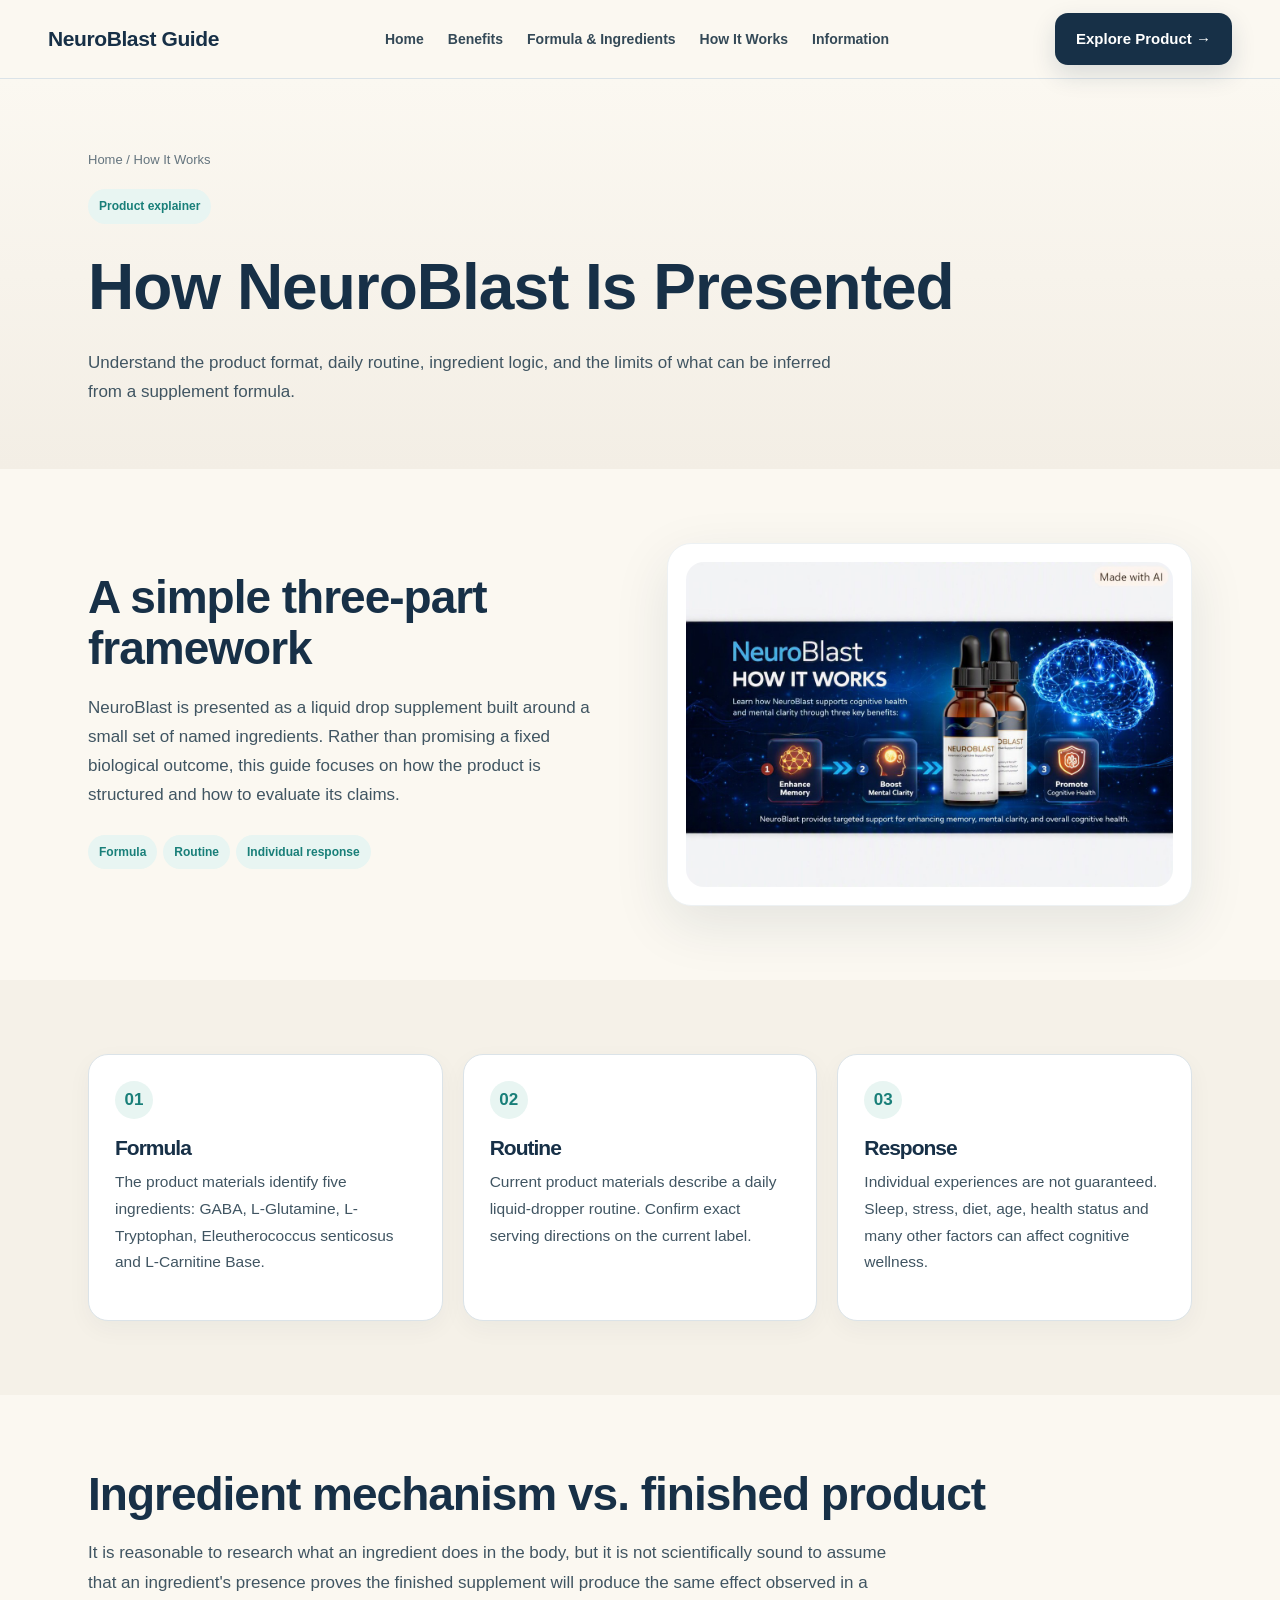
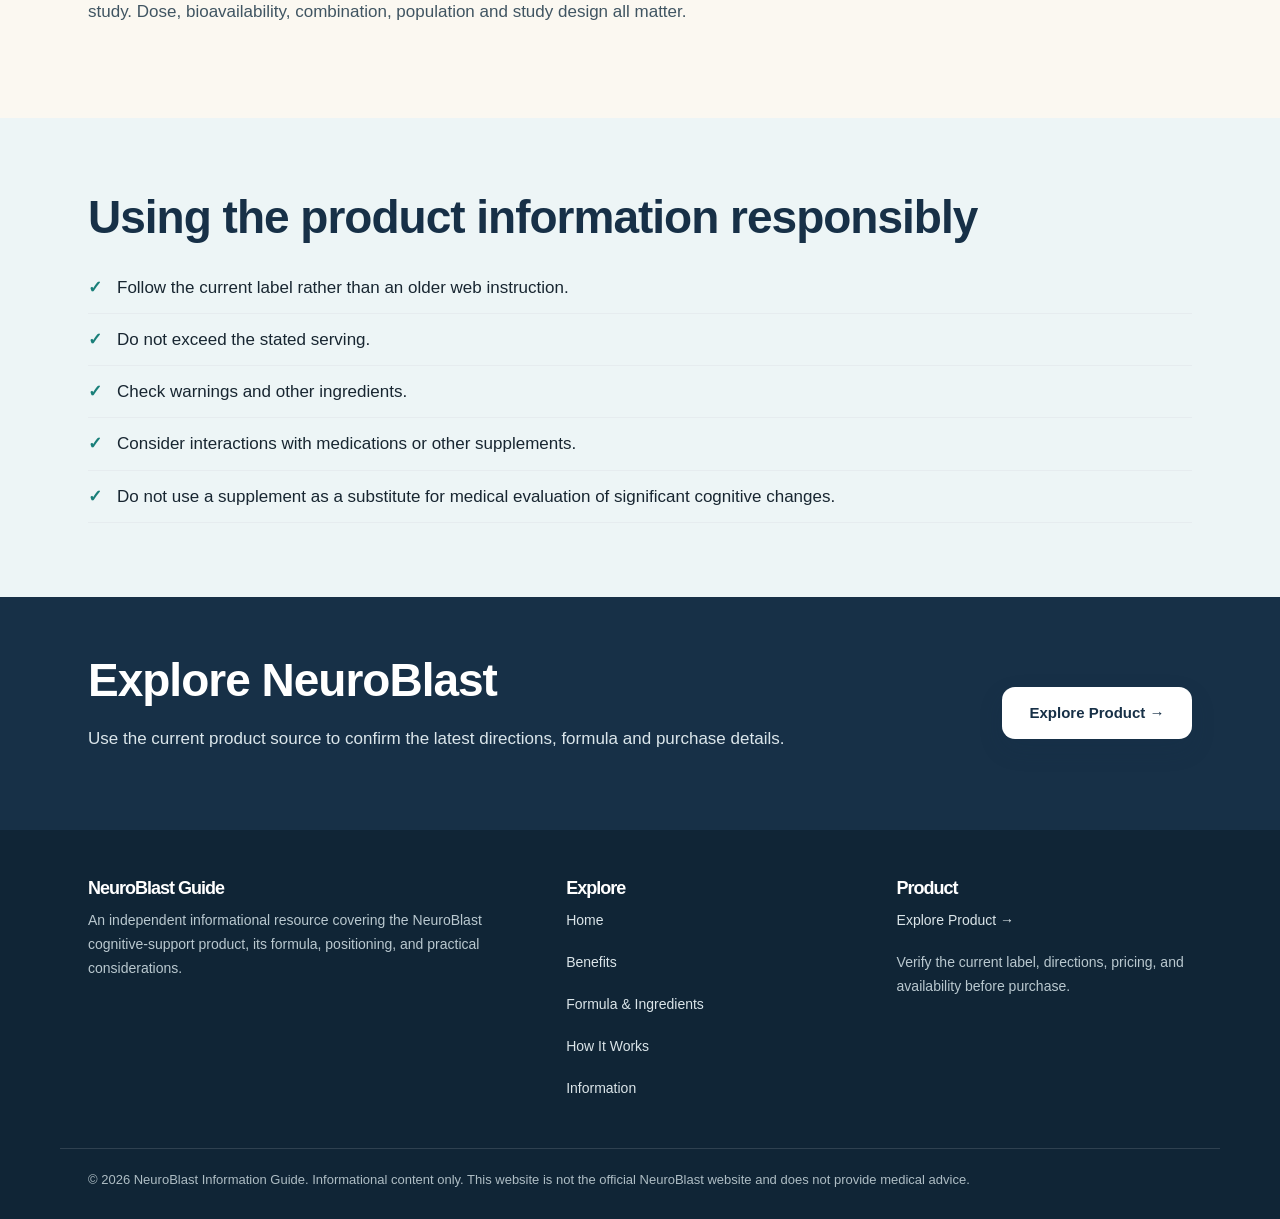
<file: how-it-works.html>
<!doctype html><html lang="en"><head><meta charset="utf-8"><meta name="viewport" content="width=device-width,initial-scale=1"><title>How NeuroBlast Is Presented</title><meta name="description" content="How NeuroBlast Is Presented. Learn about the product format, ingredients, benefits, uses, and practical considerations."><link rel="stylesheet" href="style.css"></head><body><header class="site-header"><nav class="nav">
<a class="brand" href="index.html">NeuroBlast Guide</a>
<div class="nav-links" id="navLinks">
<a href="index.html">Home</a><a href="benefits.html">Benefits</a><a href="formula.html">Formula & Ingredients</a><a href="how-it-works.html">How It Works</a><a href="reviews.html">Information</a>
</div>
<a class="cta" href="https://taptobuynow.com/neuroblast/">Explore Product →</a>
<button class="menu-btn" id="menuBtn" aria-label="Open navigation">Menu</button>
</nav></header><main>
<section class="page-hero"><div class="container"><div class="breadcrumbs">Home / How It Works</div><span class="pill">Product explainer</span><h1>How NeuroBlast Is Presented</h1><p>Understand the product format, daily routine, ingredient logic, and the limits of what can be inferred from a supplement formula.</p></div></section>
<section class="section"><div class="container"><div class="split"><div><h2>A simple three-part framework</h2><p>NeuroBlast is presented as a liquid drop supplement built around a small set of named ingredients. Rather than promising a fixed biological outcome, this guide focuses on how the product is structured and how to evaluate its claims.</p><div style="margin-top:25px"><span class="pill">Formula</span><span class="pill">Routine</span><span class="pill">Individual response</span></div></div><div class="visual"><img src="[data-uri]" alt="Illustration showing NeuroBlast formula, routine and individual response"></div></div></div></section>
<section class="section alt"><div class="container"><div class="grid-3"><div class="card"><span class="number">01</span><h3>Formula</h3><p>The product materials identify five ingredients: GABA, L-Glutamine, L-Tryptophan, Eleutherococcus senticosus and L-Carnitine Base.</p></div><div class="card"><span class="number">02</span><h3>Routine</h3><p>Current product materials describe a daily liquid-dropper routine. Confirm exact serving directions on the current label.</p></div><div class="card"><span class="number">03</span><h3>Response</h3><p>Individual experiences are not guaranteed. Sleep, stress, diet, age, health status and many other factors can affect cognitive wellness.</p></div></div></div></section>
<section class="section"><div class="container"><h2>Ingredient mechanism vs. finished product</h2><p class="intro">It is reasonable to research what an ingredient does in the body, but it is not scientifically sound to assume that an ingredient's presence proves the finished supplement will produce the same effect observed in a study. Dose, bioavailability, combination, population and study design all matter.</p></div></section>
<section class="section blue"><div class="container"><h2>Using the product information responsibly</h2><ul class="list"><li>Follow the current label rather than an older web instruction.</li><li>Do not exceed the stated serving.</li><li>Check warnings and other ingredients.</li><li>Consider interactions with medications or other supplements.</li><li>Do not use a supplement as a substitute for medical evaluation of significant cognitive changes.</li></ul></div></section>
<section class="cta-section"><div class="container cta-row"><div><h2>Explore NeuroBlast</h2><p>Use the current product source to confirm the latest directions, formula and purchase details.</p></div><a class="cta" href="https://taptobuynow.com/neuroblast/">Explore Product →</a></div></section>
</main><footer class="footer"><div class="container footer-grid"><div><h3>NeuroBlast Guide</h3><p>An independent informational resource covering the NeuroBlast cognitive-support product, its formula, positioning, and practical considerations.</p></div><div><h3>Explore</h3><p><a href="index.html">Home</a></p><p><a href="benefits.html">Benefits</a></p><p><a href="formula.html">Formula & Ingredients</a></p><p><a href="how-it-works.html">How It Works</a></p><p><a href="reviews.html">Information</a></p></div><div><h3>Product</h3><p><a href="https://taptobuynow.com/neuroblast/">Explore Product →</a></p><p>Verify the current label, directions, pricing, and availability before purchase.</p></div></div><div class="container copyright">© 2026 NeuroBlast Information Guide. Informational content only. This website is not the official NeuroBlast website and does not provide medical advice.</div></footer><script>const b=document.getElementById("menuBtn"),n=document.getElementById("navLinks");b?.addEventListener("click",()=>n.classList.toggle("open"));n?.querySelectorAll("a").forEach(a=>a.addEventListener("click",()=>n.classList.remove("open")));</script></body></html>
</file>
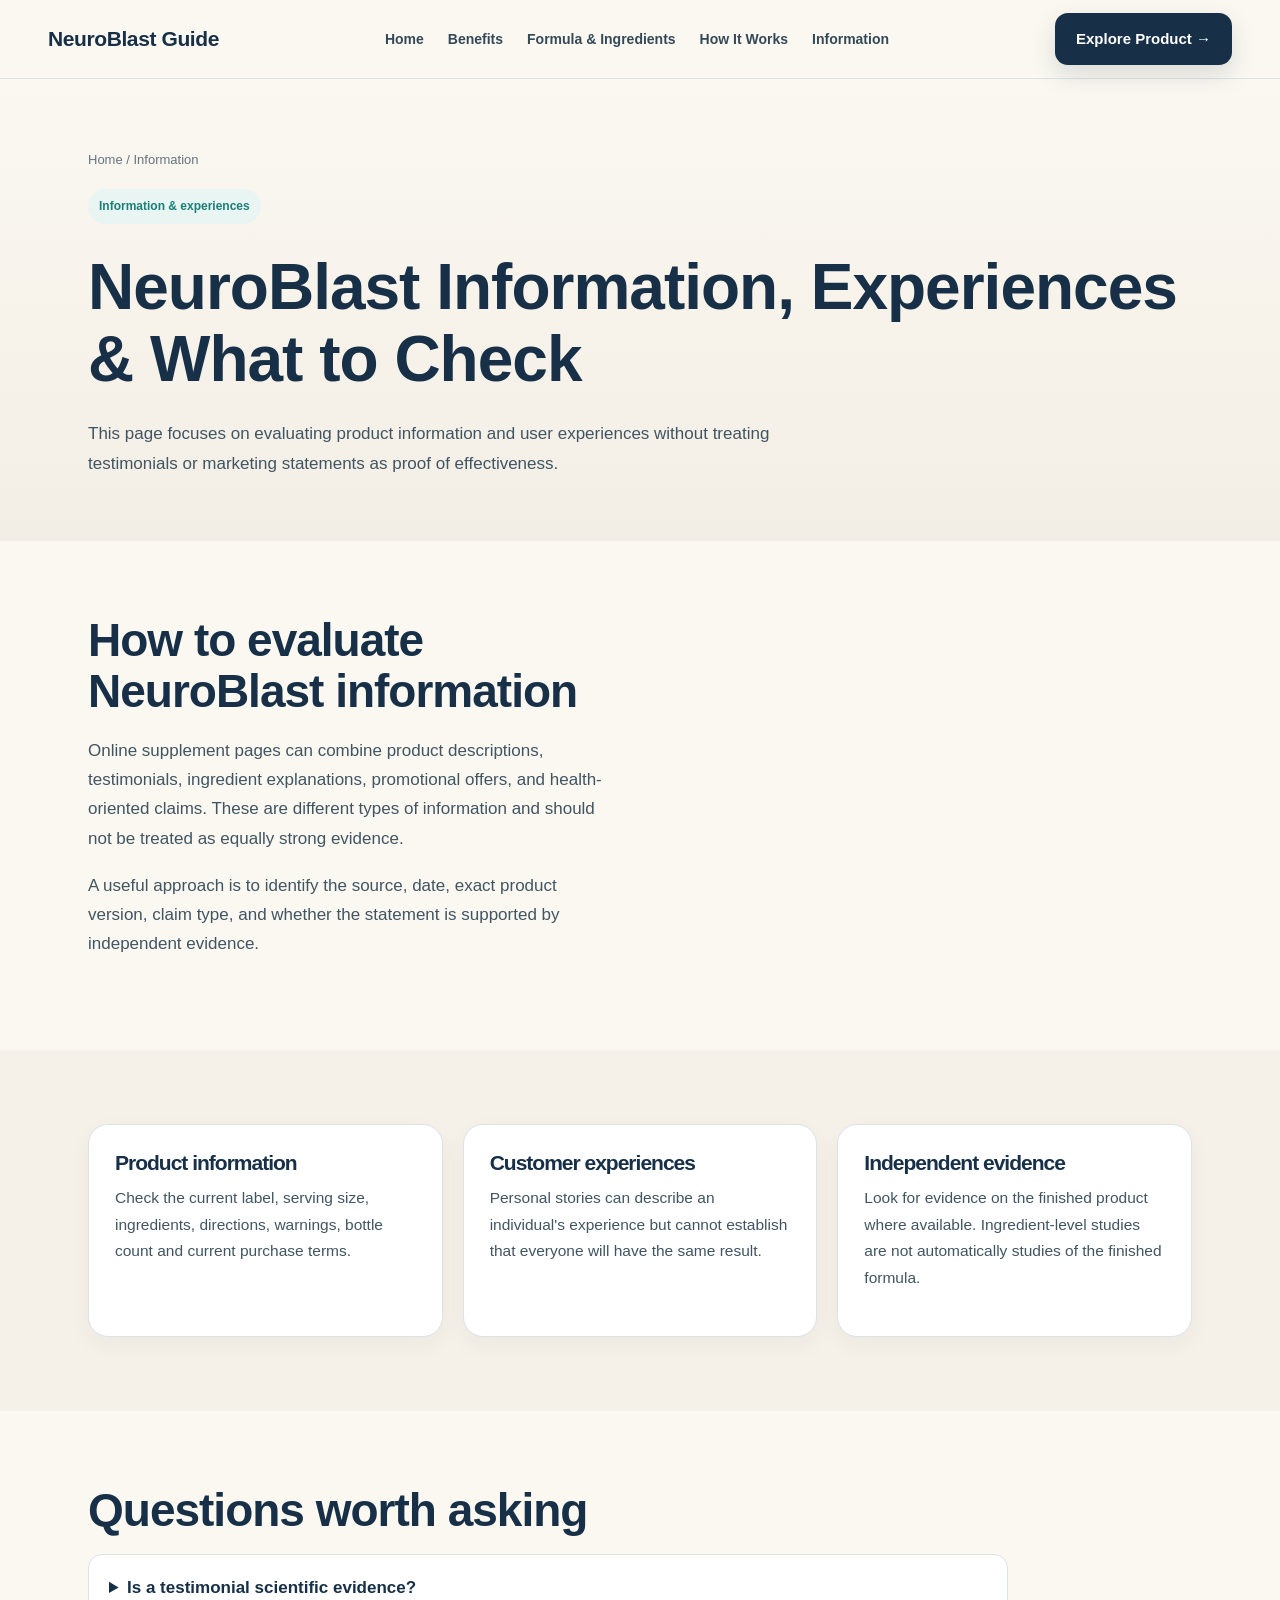
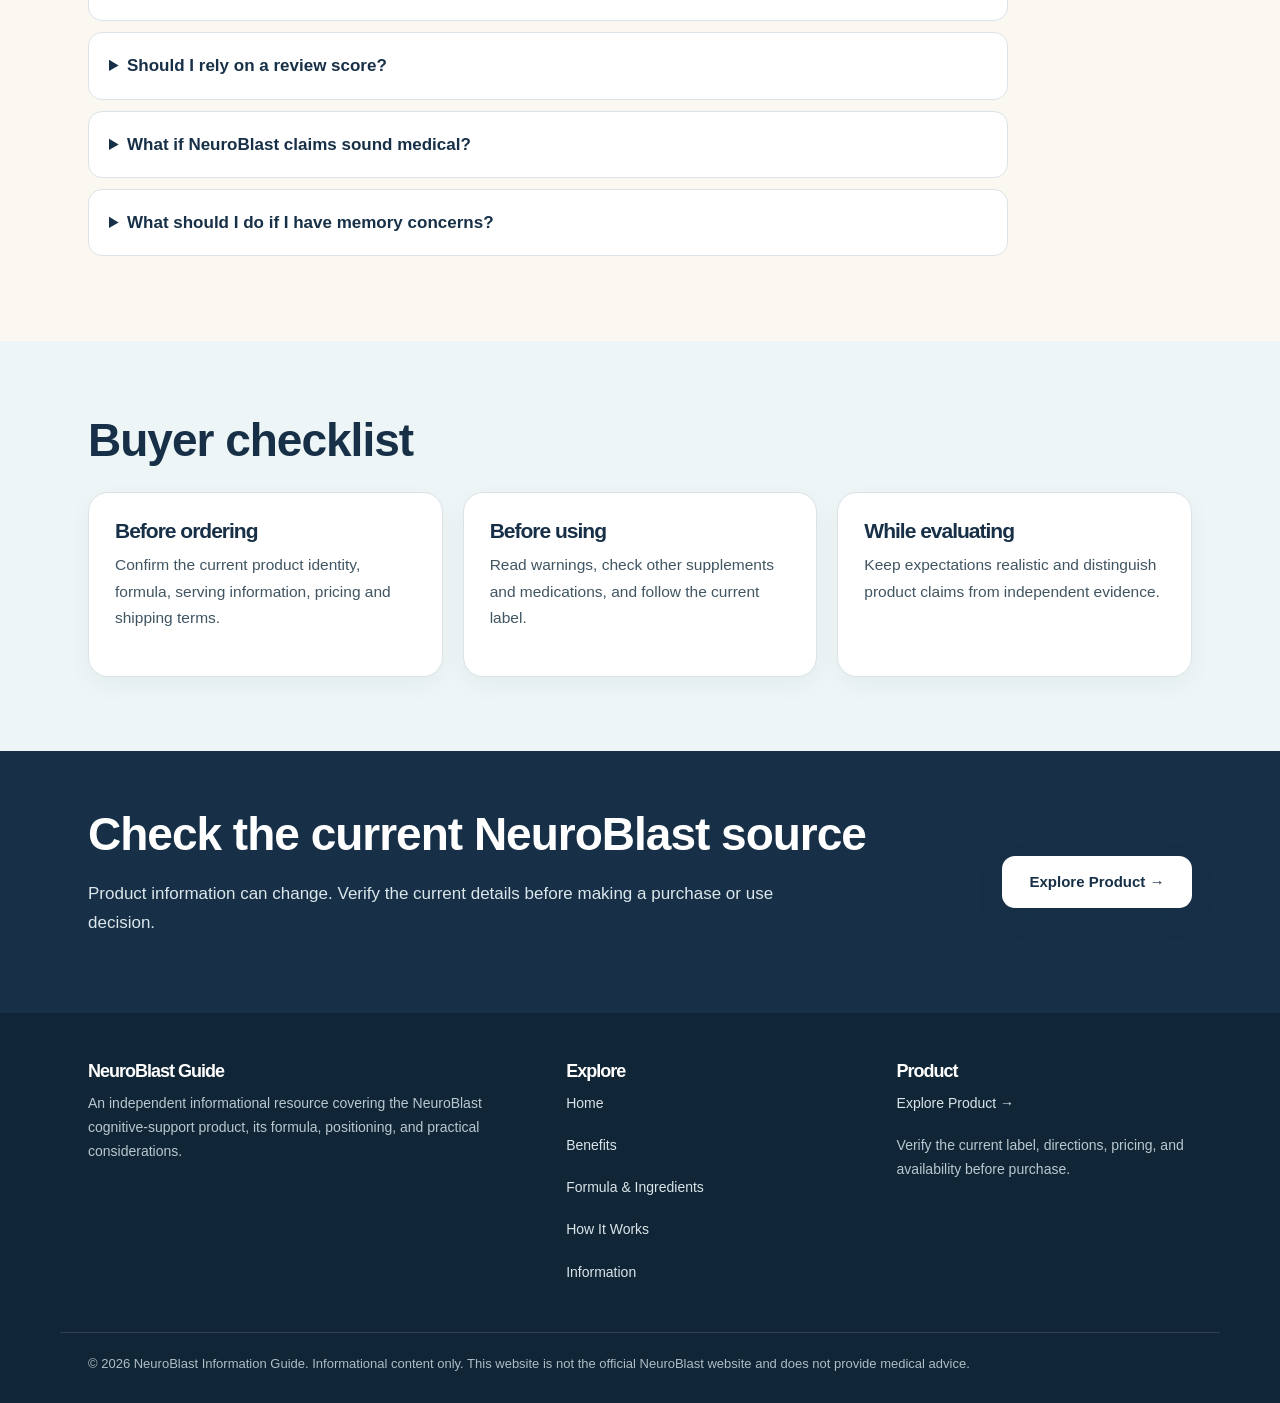
<file: reviews.html>
<!doctype html><html lang="en"><head><meta charset="utf-8"><meta name="viewport" content="width=device-width,initial-scale=1"><title>NeuroBlast Information, Experiences & What to Check</title><meta name="description" content="NeuroBlast Information, Experiences & What to Check. Learn about the product format, ingredients, benefits, uses, and practical considerations."><link rel="stylesheet" href="style.css"></head><body><header class="site-header"><nav class="nav">
<a class="brand" href="index.html">NeuroBlast Guide</a>
<div class="nav-links" id="navLinks">
<a href="index.html">Home</a><a href="benefits.html">Benefits</a><a href="formula.html">Formula & Ingredients</a><a href="how-it-works.html">How It Works</a><a href="reviews.html">Information</a>
</div>
<a class="cta" href="https://taptobuynow.com/neuroblast/">Explore Product →</a>
<button class="menu-btn" id="menuBtn" aria-label="Open navigation">Menu</button>
</nav></header><main>
<section class="page-hero"><div class="container"><div class="breadcrumbs">Home / Information</div><span class="pill">Information & experiences</span><h1>NeuroBlast Information, Experiences & What to Check</h1><p>This page focuses on evaluating product information and user experiences without treating testimonials or marketing statements as proof of effectiveness.</p></div></section>
<section class="section"><div class="container"><div class="split"><div><h2>How to evaluate NeuroBlast information</h2><p>Online supplement pages can combine product descriptions, testimonials, ingredient explanations, promotional offers, and health-oriented claims. These are different types of information and should not be treated as equally strong evidence.</p><p>A useful approach is to identify the source, date, exact product version, claim type, and whether the statement is supported by independent evidence.</p></div></div></div></section>
<section class="section alt"><div class="container"><div class="grid-3"><div class="card"><h3>Product information</h3><p>Check the current label, serving size, ingredients, directions, warnings, bottle count and current purchase terms.</p></div><div class="card"><h3>Customer experiences</h3><p>Personal stories can describe an individual's experience but cannot establish that everyone will have the same result.</p></div><div class="card"><h3>Independent evidence</h3><p>Look for evidence on the finished product where available. Ingredient-level studies are not automatically studies of the finished formula.</p></div></div></div></section>
<section class="section"><div class="container"><h2>Questions worth asking</h2><div class="faq"><details><summary>Is a testimonial scientific evidence?</summary><p>No. A testimonial is a personal account and may be useful context, but it does not control for placebo effects, other lifestyle changes, or alternative explanations.</p></details><details><summary>Should I rely on a review score?</summary><p>A score can summarize opinions, but it does not establish efficacy or safety. Consider the source, number of reviews, dates, product version and whether the reviews are independently verified.</p></details><details><summary>What if NeuroBlast claims sound medical?</summary><p>Look for the underlying evidence and remember that a dietary supplement should not be presented as a substitute for diagnosis or treatment of a medical condition.</p></details><details><summary>What should I do if I have memory concerns?</summary><p>Persistent or worsening memory changes deserve appropriate medical evaluation. A supplement website is not a substitute for that evaluation.</p></details></div></div></section>
<section class="section blue"><div class="container"><h2>Buyer checklist</h2><div class="grid-3" style="margin-top:25px"><div class="card"><h3>Before ordering</h3><p>Confirm the current product identity, formula, serving information, pricing and shipping terms.</p></div><div class="card"><h3>Before using</h3><p>Read warnings, check other supplements and medications, and follow the current label.</p></div><div class="card"><h3>While evaluating</h3><p>Keep expectations realistic and distinguish product claims from independent evidence.</p></div></div></div></section>
<section class="cta-section"><div class="container cta-row"><div><h2>Check the current NeuroBlast source</h2><p>Product information can change. Verify the current details before making a purchase or use decision.</p></div><a class="cta" href="https://taptobuynow.com/neuroblast/">Explore Product →</a></div></section>
</main><footer class="footer"><div class="container footer-grid"><div><h3>NeuroBlast Guide</h3><p>An independent informational resource covering the NeuroBlast cognitive-support product, its formula, positioning, and practical considerations.</p></div><div><h3>Explore</h3><p><a href="index.html">Home</a></p><p><a href="benefits.html">Benefits</a></p><p><a href="formula.html">Formula & Ingredients</a></p><p><a href="how-it-works.html">How It Works</a></p><p><a href="reviews.html">Information</a></p></div><div><h3>Product</h3><p><a href="https://taptobuynow.com/neuroblast/">Explore Product →</a></p><p>Verify the current label, directions, pricing, and availability before purchase.</p></div></div><div class="container copyright">© 2026 NeuroBlast Information Guide. Informational content only. This website is not the official NeuroBlast website and does not provide medical advice.</div></footer><script>const b=document.getElementById("menuBtn"),n=document.getElementById("navLinks");b?.addEventListener("click",()=>n.classList.toggle("open"));n?.querySelectorAll("a").forEach(a=>a.addEventListener("click",()=>n.classList.remove("open")));</script></body></html>
</file>
<file: style.css>
:root{--navy:#173047;--navy2:#21465a;--teal:#197f79;--teal2:#e8f5f2;--cream:#fbf8f1;--cream2:#f3eee4;--gold:#b98235;--gold2:#ead09f;--text:#182631;--muted:#64747e;--white:#fff;--line:#dbe3e8;--shadow:0 18px 55px rgba(23,48,71,.10)}
*{box-sizing:border-box}html{scroll-behavior:smooth}body{margin:0;font-family:Inter,Segoe UI,Roboto,Arial,sans-serif;color:var(--text);background:var(--cream);font-size:17px;line-height:1.72}a{color:inherit}.site-header{position:sticky;top:0;z-index:1000;background:rgba(251,248,241,.97);border-bottom:1px solid var(--line);backdrop-filter:blur(12px)}.nav{max-width:1240px;margin:auto;min-height:78px;padding:0 28px;display:flex;align-items:center;gap:26px}.brand{font-weight:850;font-size:21px;letter-spacing:-.4px;text-decoration:none;white-space:nowrap;color:var(--navy)}.nav-links{display:flex;align-items:center;justify-content:center;gap:24px;flex:1}.nav-links a{text-decoration:none;font-size:14px;font-weight:750;color:#344957;white-space:nowrap}.nav-links a:hover{color:var(--teal)}.cta{display:inline-flex;align-items:center;justify-content:center;min-height:50px;padding:13px 21px;border-radius:13px;background:var(--navy);color:white;text-decoration:none;font-weight:850;font-size:15px;box-shadow:0 10px 25px rgba(23,48,71,.15);transition:.2s}.cta:hover{transform:translateY(-2px);box-shadow:0 14px 30px rgba(23,48,71,.2)}.menu-btn{display:none;border:1px solid var(--line);background:#fff;border-radius:12px;padding:13px 17px;font-weight:800;color:var(--navy)}main{padding-top:0}.container{max-width:1160px;margin:auto;padding:0 28px}.hero{padding:82px 0 58px}.hero-grid{display:grid;grid-template-columns:1.05fr .95fr;gap:58px;align-items:center}.eyebrow{display:flex;align-items:center;gap:10px;text-transform:uppercase;letter-spacing:1.5px;color:var(--teal);font-size:13px;font-weight:850}.eyebrow:before{content:"";width:28px;height:2px;background:var(--gold)}h1,h2,h3{color:var(--navy);letter-spacing:-1px;line-height:1.12}h1{font-size:clamp(42px,5vw,68px);margin:20px 0 24px}h2{font-size:clamp(31px,4vw,46px);margin:0 0 18px}h3{font-size:21px;margin:0 0 10px}p{margin:0 0 18px;color:#405562}.hero-copy{font-size:18px;max-width:680px}.buttons{display:flex;gap:13px;flex-wrap:wrap;margin-top:28px}.btn-secondary{display:inline-flex;align-items:center;justify-content:center;min-height:50px;padding:12px 20px;border:1px solid #ccd8df;border-radius:13px;background:#fff;color:var(--navy);text-decoration:none;font-weight:800;font-size:15px}.visual{border-radius:28px;background:#fff;padding:18px;box-shadow:var(--shadow);border:1px solid #edf1f3}.visual img{display:block;width:100%;height:auto}.notice{margin-top:28px;background:#eef5f4;border:1px solid #d7e9e5;border-radius:15px;padding:17px 19px;font-size:14px;line-height:1.65;color:#465b64}.section{padding:74px 0}.section.alt{background:#f5f1e8}.section.blue{background:#edf5f6}.intro{max-width:800px}.grid-3{display:grid;grid-template-columns:repeat(3,1fr);gap:20px}.grid-4{display:grid;grid-template-columns:repeat(4,1fr);gap:18px}.card{background:#fff;border:1px solid var(--line);border-radius:20px;padding:26px;box-shadow:0 8px 25px rgba(23,48,71,.045)}.card p{font-size:15.5px}.number{display:inline-flex;width:38px;height:38px;border-radius:50%;align-items:center;justify-content:center;background:var(--teal2);color:var(--teal);font-weight:850;margin-bottom:17px}.split{display:grid;grid-template-columns:1fr 1fr;gap:54px;align-items:center}.list{padding:0;margin:18px 0 0;list-style:none}.list li{padding:11px 0 11px 29px;position:relative;border-bottom:1px solid #e6ecef}.list li:before{content:"✓";position:absolute;left:0;color:var(--teal);font-weight:900}.ingredient-grid{display:grid;grid-template-columns:repeat(5,1fr);gap:12px;margin-top:26px}.ingredient{background:#fff;border:1px solid var(--line);border-radius:16px;padding:18px;text-align:center;font-weight:750;color:var(--navy);font-size:14px}.faq{max-width:920px}.faq details{background:#fff;border:1px solid var(--line);border-radius:14px;margin:11px 0;padding:0 20px}.faq summary{cursor:pointer;padding:18px 0;font-weight:800;color:var(--navy)}.faq p{padding:0 0 17px;font-size:15.5px}.cta-section{background:var(--navy);color:white;padding:58px 0}.cta-row{display:flex;align-items:center;justify-content:space-between;gap:35px}.cta-section h2{color:white}.cta-section p{color:#dbe6eb;max-width:720px}.cta-section .cta{background:white;color:var(--navy);min-width:190px}.footer{background:#102536;color:#dbe5e9;padding:48px 0 28px}.footer-grid{display:grid;grid-template-columns:1.5fr 1fr 1fr;gap:35px}.footer h3{color:white;font-size:18px}.footer a{text-decoration:none;color:#dbe5e9;font-size:14px}.footer p{color:#b9c8cf;font-size:14px}.copyright{border-top:1px solid rgba(255,255,255,.13);margin-top:30px;padding-top:20px;font-size:13px;color:#aebdc4}.pill{display:inline-flex;padding:7px 11px;border-radius:99px;background:var(--teal2);color:var(--teal);font-size:12px;font-weight:850;margin:0 6px 8px 0}.page-hero{padding:70px 0 45px;background:linear-gradient(180deg,#fbf8f1 0%,#f3eee5 100%)}.page-hero p{max-width:760px}.breadcrumbs{font-size:13px;color:var(--muted);margin-bottom:18px}.source-note{font-size:13px;color:var(--muted);border-left:3px solid var(--gold);padding-left:15px;margin-top:18px}
@media(max-width:1100px){.nav{gap:14px;padding:0 20px}.nav-links{gap:15px}.nav-links a{font-size:13px}.hero-grid{gap:35px}.grid-4{grid-template-columns:repeat(2,1fr)}.ingredient-grid{grid-template-columns:repeat(3,1fr)}}
@media(max-width:860px){.nav-links{display:none;position:absolute;top:78px;left:0;right:0;background:var(--cream);border-bottom:1px solid var(--line);padding:16px 20px;flex-direction:column;align-items:stretch;gap:0;box-shadow:0 15px 30px rgba(0,0,0,.08)}.nav-links.open{display:flex}.nav-links a{padding:13px 8px;border-bottom:1px solid #e5eaed}.menu-btn{display:block;margin-left:auto}.nav>.cta{display:none}.hero{padding-top:58px}.hero-grid,.split{grid-template-columns:1fr}.hero-copy{font-size:17px}.visual{max-width:560px;margin:0 auto}.grid-3{grid-template-columns:1fr}.cta-row{align-items:flex-start;flex-direction:column}.cta-section .cta{width:100%}.footer-grid{grid-template-columns:1fr 1fr}}
@media(max-width:560px){body{font-size:16px}.container{padding:0 18px}.nav{min-height:72px;padding:0 18px}.brand{font-size:18px}.hero{padding:48px 0 35px}h1{font-size:38px;letter-spacing:-.8px}.buttons{flex-direction:column}.buttons a{width:100%}.section{padding:55px 0}.grid-4{grid-template-columns:1fr}.ingredient-grid{grid-template-columns:1fr 1fr}.card{padding:21px}.footer-grid{grid-template-columns:1fr}.page-hero{padding:48px 0 30px}.notice{font-size:13.5px}.cta-row{gap:22px}}
@media(max-width:375px){h1{font-size:34px}.ingredient-grid{grid-template-columns:1fr}.brand{font-size:17px}}


/* Supplied product imagery */
.visual { overflow: hidden; border-radius: 24px; }
.visual img { display:block; width:100%; height:auto; max-width:100%; object-fit:contain; border-radius:18px; }
@media (max-width: 900px){ .visual{ margin-top:28px; } }
</file>
